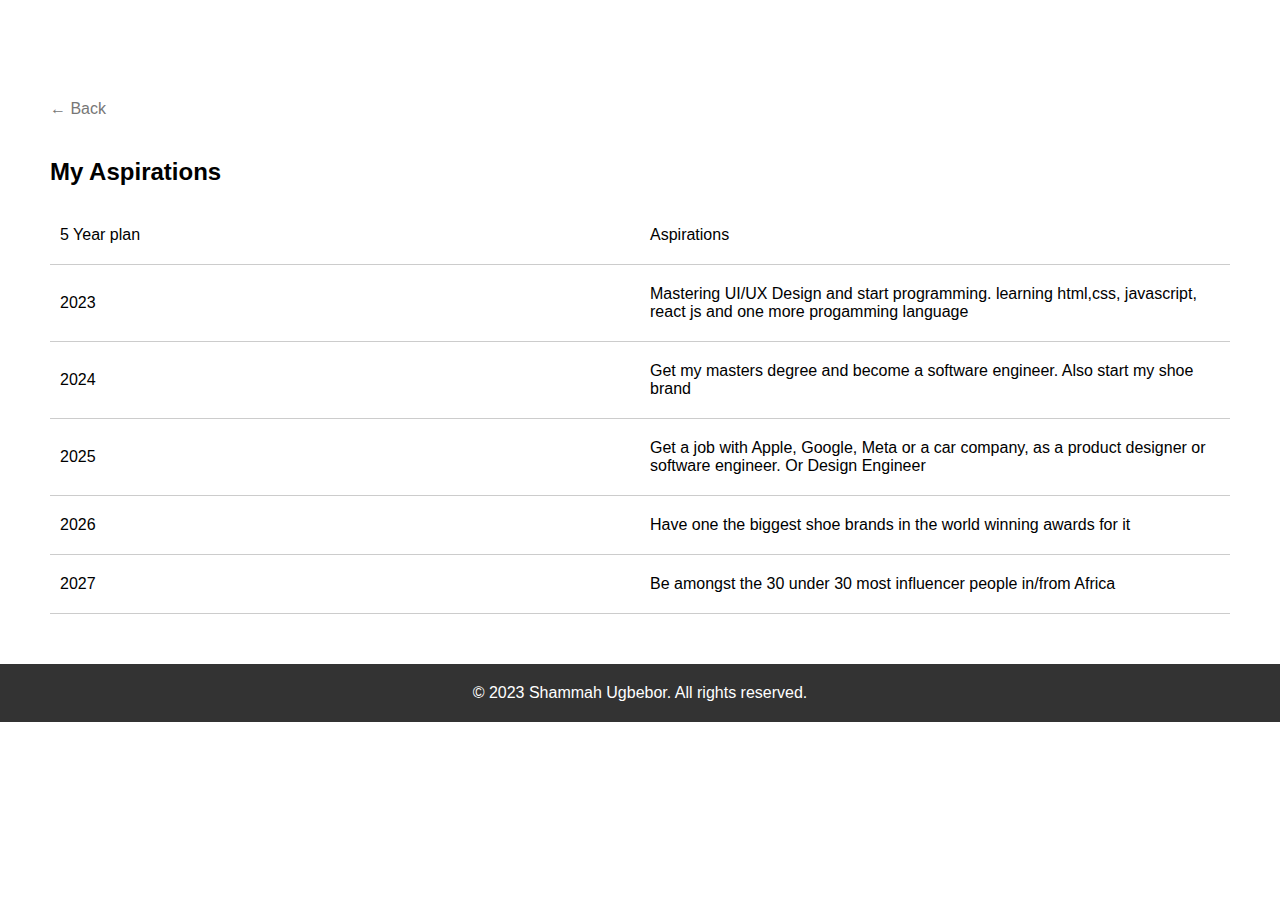
<file: aspirations.html>
<!DOCTYPE html>
<html lang="en">
<head>
  <meta charset="UTF-8">
  <meta name="viewport" content="width=device-width, initial-scale=1.0">
  <link rel="stylesheet" href="portfolio.css">
  <title>Aspirations</title>
</head>
<body>
  <header>
    <!-- Navigation or other header content -->
  </header>
  
  <section class="aspirations">
    <a href="index.html" class="back-button">&#8592; Back</a>
    <h2>My Aspirations</h2>
    <div class="aspirations-table">
      <div class="table-header">
        <div class="year">5 Year plan</div>
        <div class="goal">Aspirations</div>
      </div>
      <div class="table-row">
        <div class="year">2023</div>
        <div class="goal">Mastering UI/UX Design and start programming. learning html,css, javascript, react js and one more progamming language</div>
      </div>
      <div class="table-row">
        <div class="year">2024</div>
        <div class="goal">Get my masters degree and become a software engineer. Also start my shoe brand</div>
      </div>
      <div class="table-row">
        <div class="year">2025</div>
        <div class="goal">Get a job with Apple, Google, Meta or a car company, as a product designer or software engineer. Or Design Engineer</div>
      </div>
      <div class="table-row">
        <div class="year">2026</div>
        <div class="goal">Have one the biggest shoe brands in the world winning awards for it</div>
      </div>
      <div class="table-row">
        <div class="year">2027</div>
        <div class="goal">Be amongst the 30 under 30 most influencer people in/from Africa</div>
      </div>
      <!-- Repeat the table-row structure for each year and aspiration -->
    </div>
  </section>
  
    <!-- Footer content -->
    <footer class="site-footer">
      <div class="container">
        <p>&copy; 2023 Shammah Ugbebor. All rights reserved.</p>
      </div>
    </footer>
    
</body>
</html>
</file>
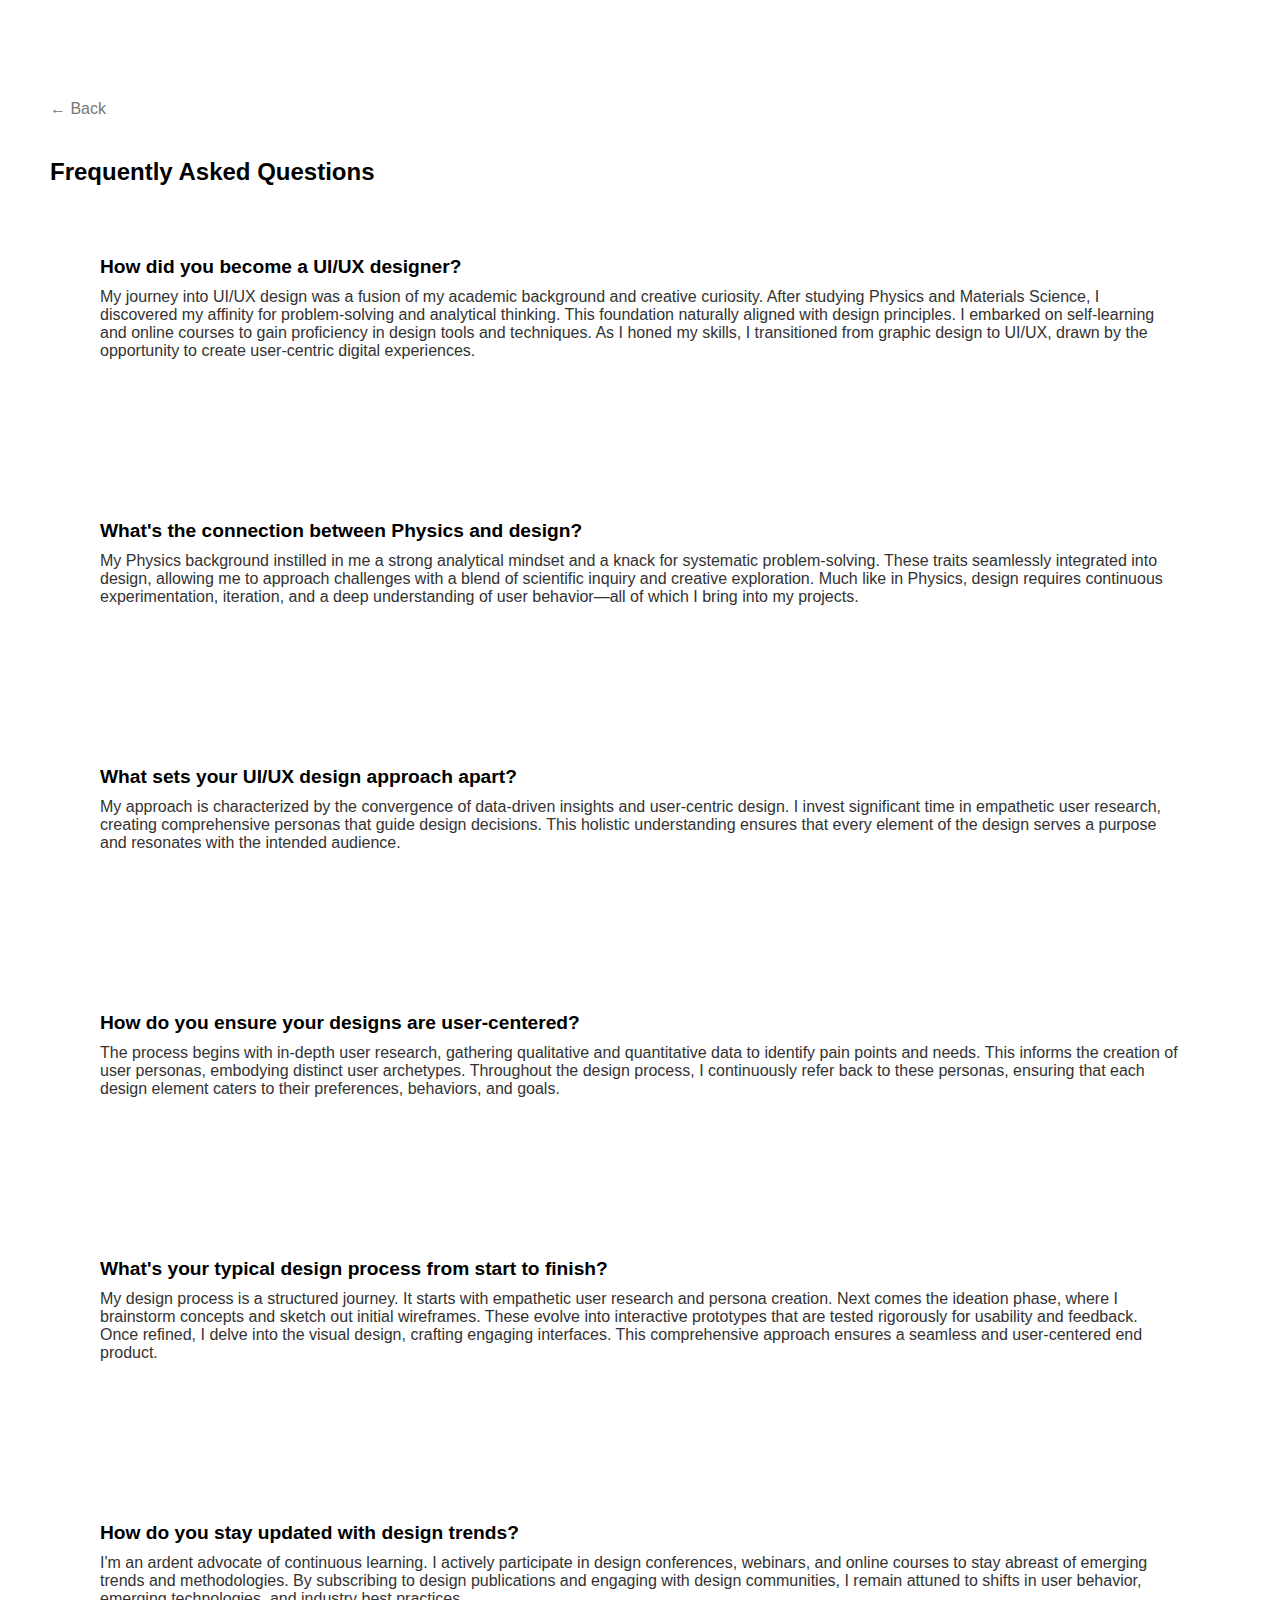
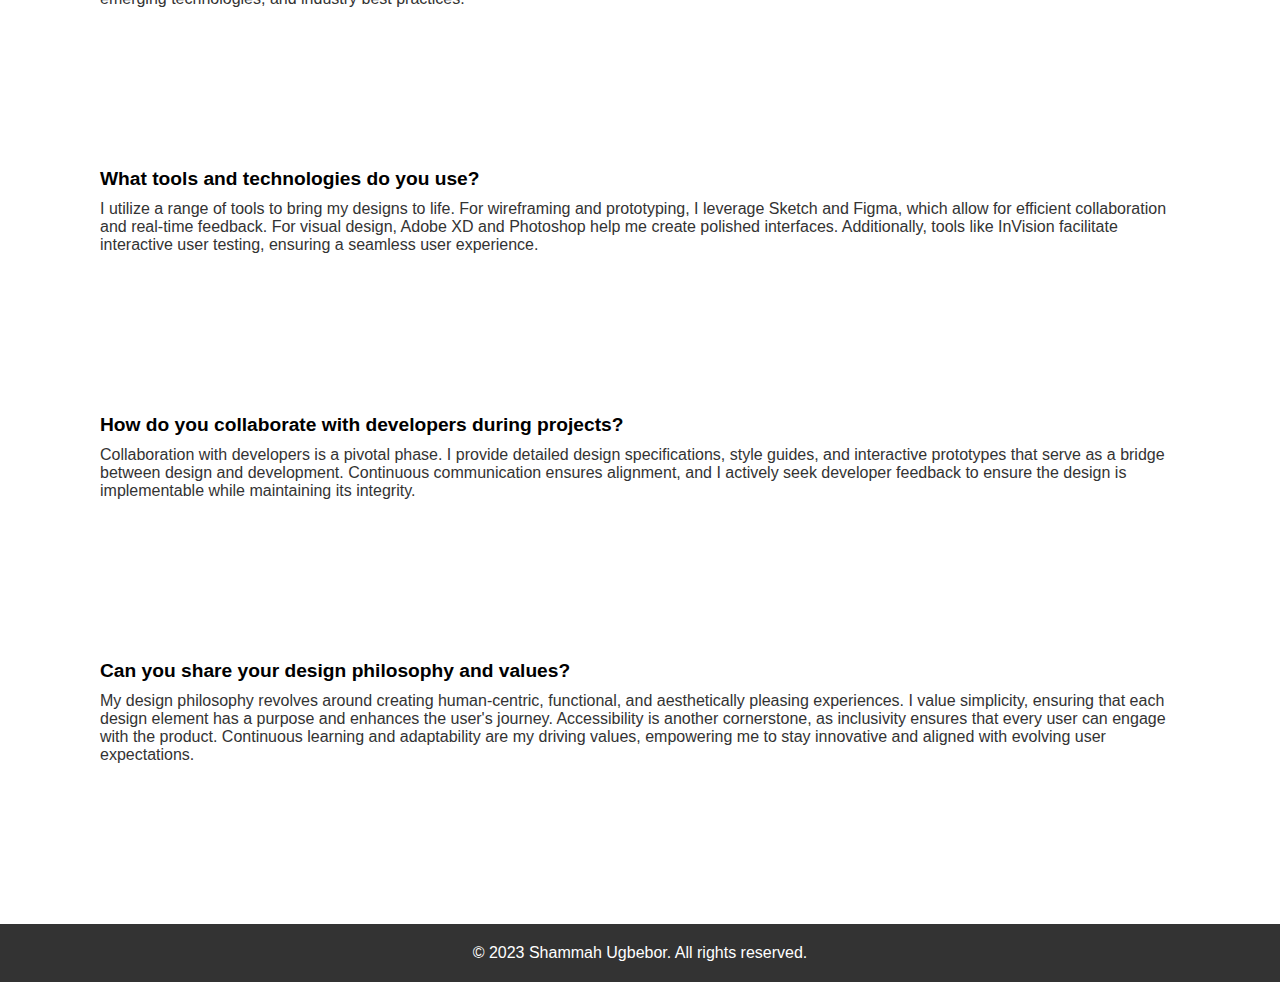
<file: FAQ.html>
<!DOCTYPE html>
<html lang="en">
<head>
  <meta charset="UTF-8">
  <meta name="viewport" content="width=device-width, initial-scale=1.0">
  <link rel="stylesheet" href="portfolio.css">
  <title>FAQ</title>
</head>
<body>
  <header>
    <!-- Navigation or other header content -->
  </header>
  
  <section class="faq">
    <a href="index.html" class="back-button">&#8592; Back</a>
    <h2>Frequently Asked Questions</h2>
    <div class="faq-item">
      <h3>How did you become a UI/UX designer?</h3>
      <p>My journey into UI/UX design was a fusion of my academic background and creative curiosity. After studying Physics and Materials Science, I discovered my affinity for problem-solving and analytical thinking. This foundation naturally aligned with design principles. I embarked on self-learning and online courses to gain proficiency in design tools and techniques. As I honed my skills, I transitioned from graphic design to UI/UX, drawn by the opportunity to create user-centric digital experiences.</p>
    </div>

    <div class="faq-item">
        <h3>What's the connection between Physics and design?</h3>
        <p>My Physics background instilled in me a strong analytical mindset and a knack for systematic problem-solving. These traits seamlessly integrated into design, allowing me to approach challenges with a blend of scientific inquiry and creative exploration. Much like in Physics, design requires continuous experimentation, iteration, and a deep understanding of user behavior—all of which I bring into my projects.</p>
      </div>

      <div class="faq-item">
        <h3>What sets your UI/UX design approach apart?</h3>
        <p>My approach is characterized by the convergence of data-driven insights and user-centric design. I invest significant time in empathetic user research, creating comprehensive personas that guide design decisions. This holistic understanding ensures that every element of the design serves a purpose and resonates with the intended audience.</p>
      </div>

      <div class="faq-item">
        <h3>How do you ensure your designs are user-centered?</h3>
        <p>The process begins with in-depth user research, gathering qualitative and quantitative data to identify pain points and needs. This informs the creation of user personas, embodying distinct user archetypes. Throughout the design process, I continuously refer back to these personas, ensuring that each design element caters to their preferences, behaviors, and goals.</p>
      </div>

      <div class="faq-item">
        <h3>What's your typical design process from start to finish?</h3>
        <p>My design process is a structured journey. It starts with empathetic user research and persona creation. Next comes the ideation phase, where I brainstorm concepts and sketch out initial wireframes. These evolve into interactive prototypes that are tested rigorously for usability and feedback. Once refined, I delve into the visual design, crafting engaging interfaces. This comprehensive approach ensures a seamless and user-centered end product.</p>
      </div>

      <div class="faq-item">
        <h3>How do you stay updated with design trends?</h3>
        <p>I'm an ardent advocate of continuous learning. I actively participate in design conferences, webinars, and online courses to stay abreast of emerging trends and methodologies. By subscribing to design publications and engaging with design communities, I remain attuned to shifts in user behavior, emerging technologies, and industry best practices.</p>
      </div>

      <div class="faq-item">
        <h3>What tools and technologies do you use?</h3>
        <p>I utilize a range of tools to bring my designs to life. For wireframing and prototyping, I leverage Sketch and Figma, which allow for efficient collaboration and real-time feedback. For visual design, Adobe XD and Photoshop help me create polished interfaces. Additionally, tools like InVision facilitate interactive user testing, ensuring a seamless user experience.</p>
      </div>

      <div class="faq-item">
        <h3>How do you collaborate with developers during projects?</h3>
        <p>Collaboration with developers is a pivotal phase. I provide detailed design specifications, style guides, and interactive prototypes that serve as a bridge between design and development. Continuous communication ensures alignment, and I actively seek developer feedback to ensure the design is implementable while maintaining its integrity.</p>
      </div>

      <div class="faq-item">
        <h3>Can you share your design philosophy and values?</h3>
        <p>My design philosophy revolves around creating human-centric, functional, and aesthetically pleasing experiences. I value simplicity, ensuring that each design element has a purpose and enhances the user's journey. Accessibility is another cornerstone, as inclusivity ensures that every user can engage with the product. Continuous learning and adaptability are my driving values, empowering me to stay innovative and aligned with evolving user expectations.</p>
      </div>

    <!-- Repeat the faq-item structure for each question -->
  </section>
  
    <!-- Footer content -->
    <footer class="site-footer">
      <div class="container">
        <p>&copy; 2023 Shammah Ugbebor. All rights reserved.</p>
      </div>
    </footer>

</body>
</html>
</file>
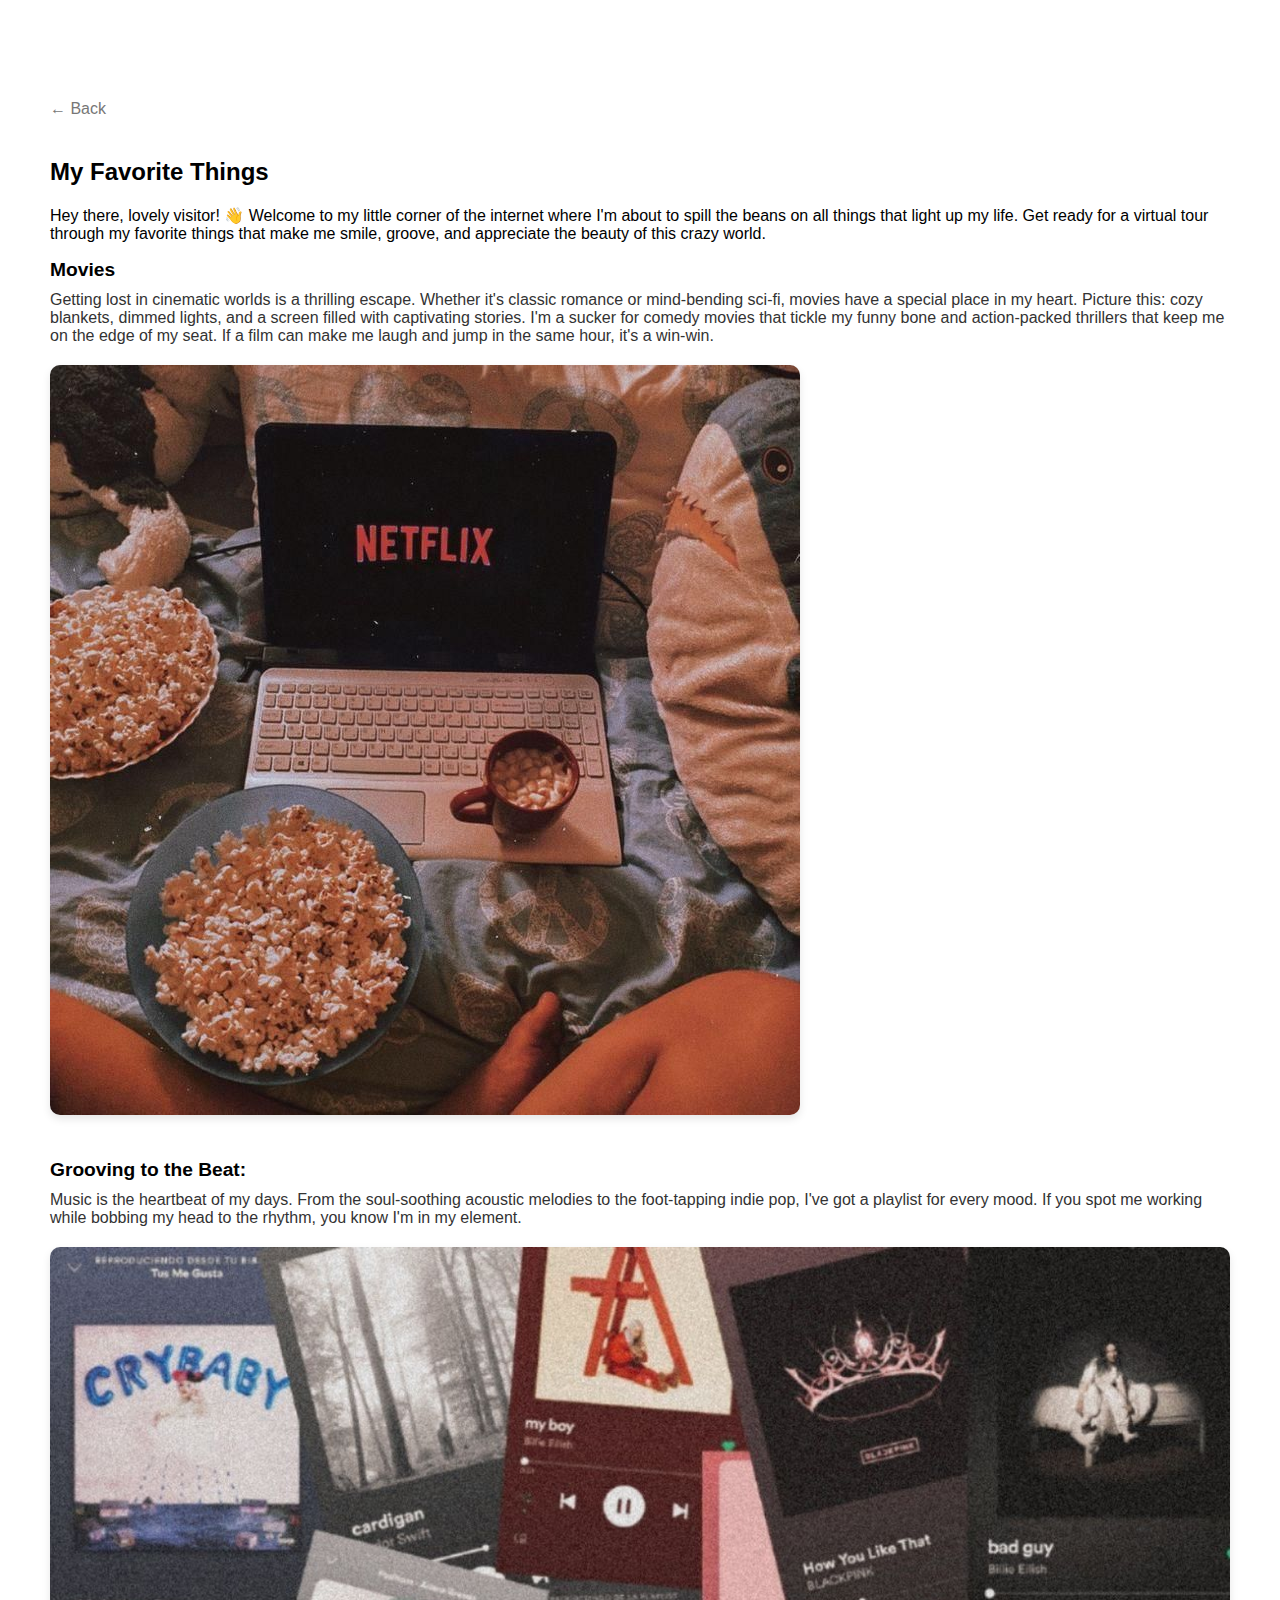
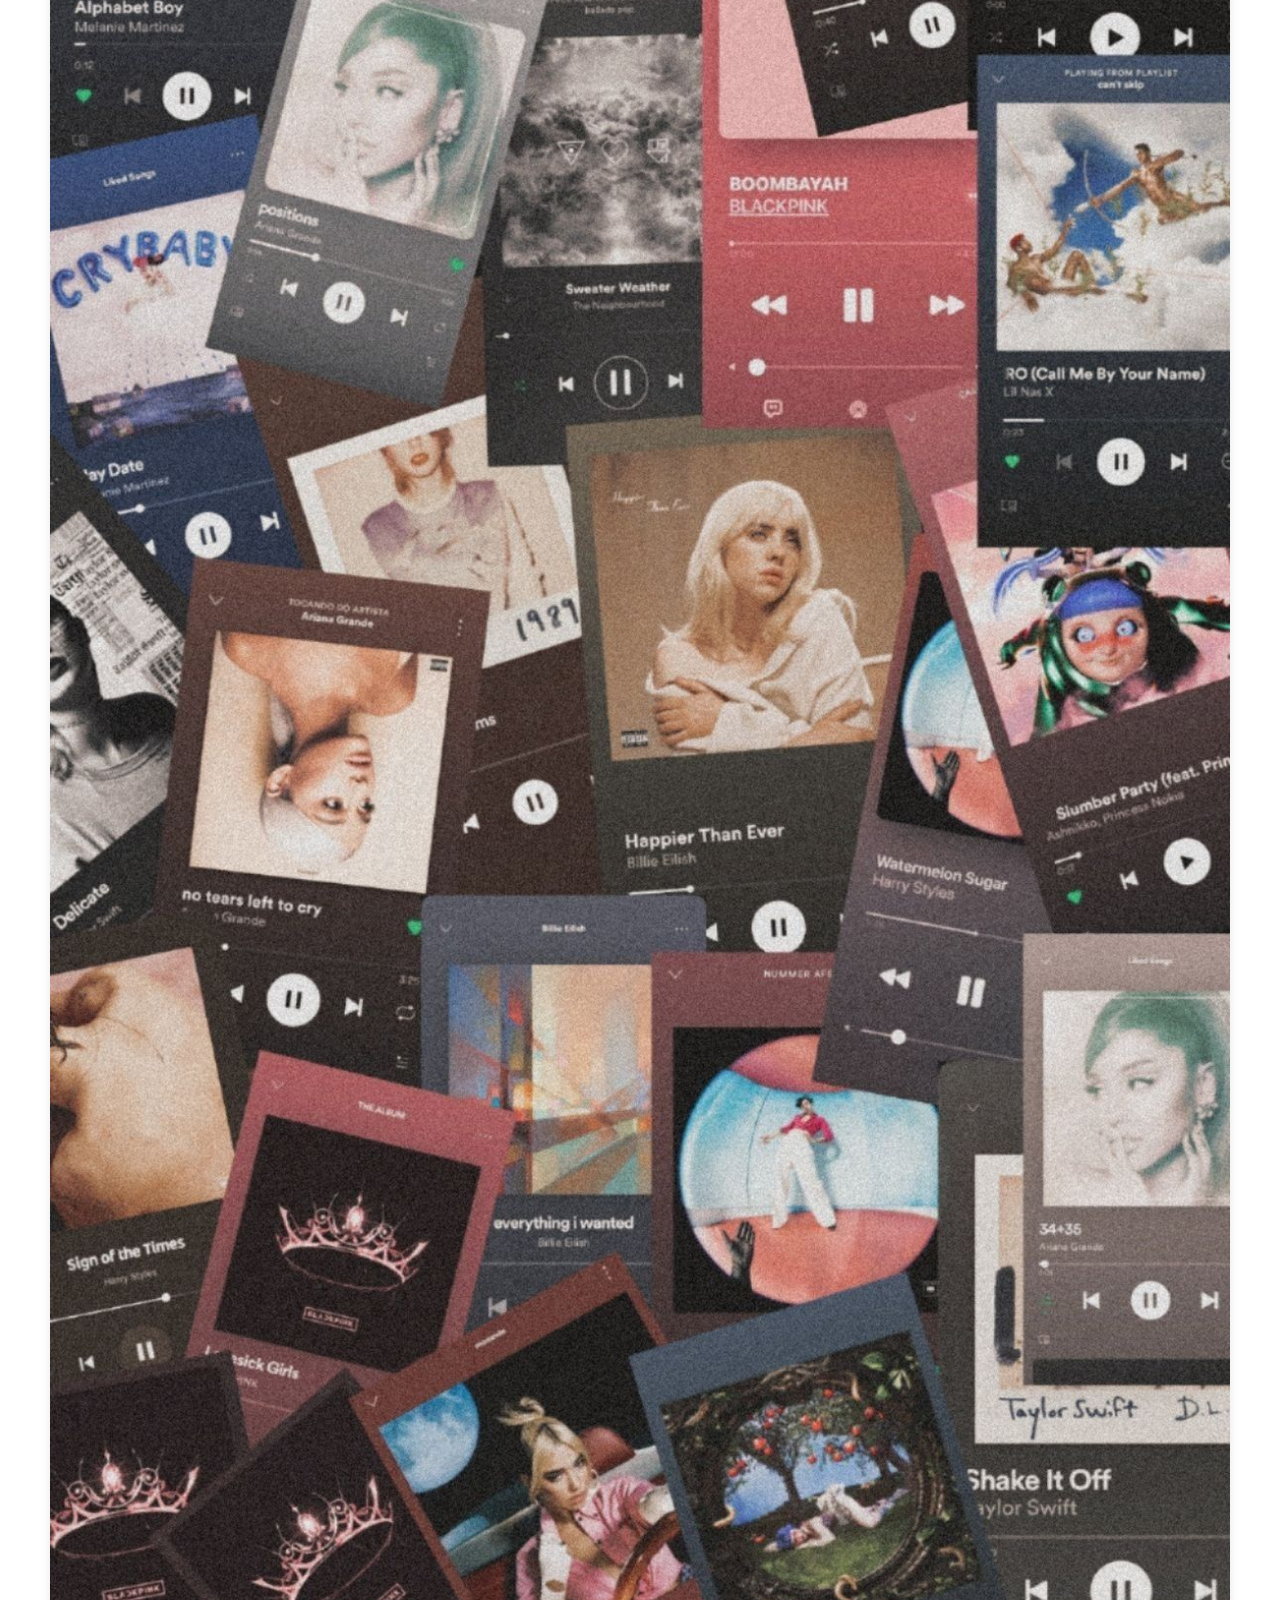
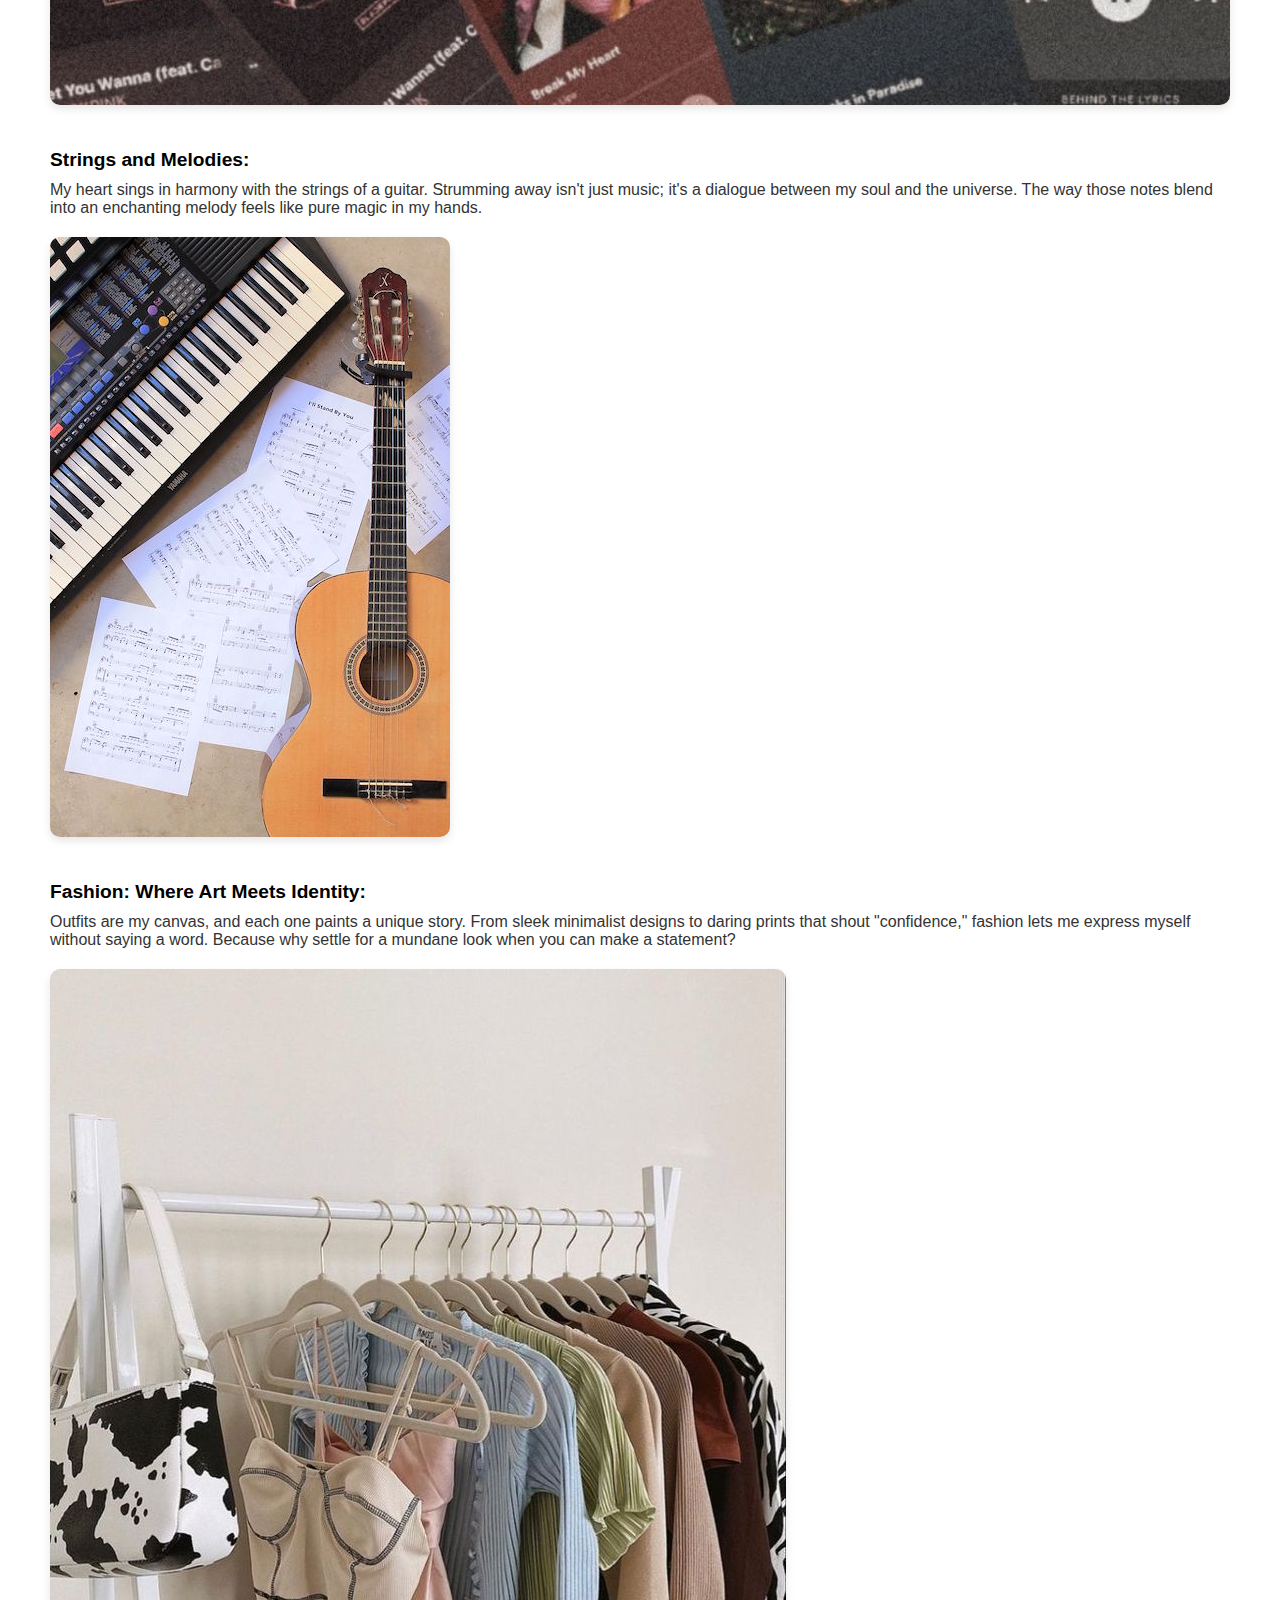
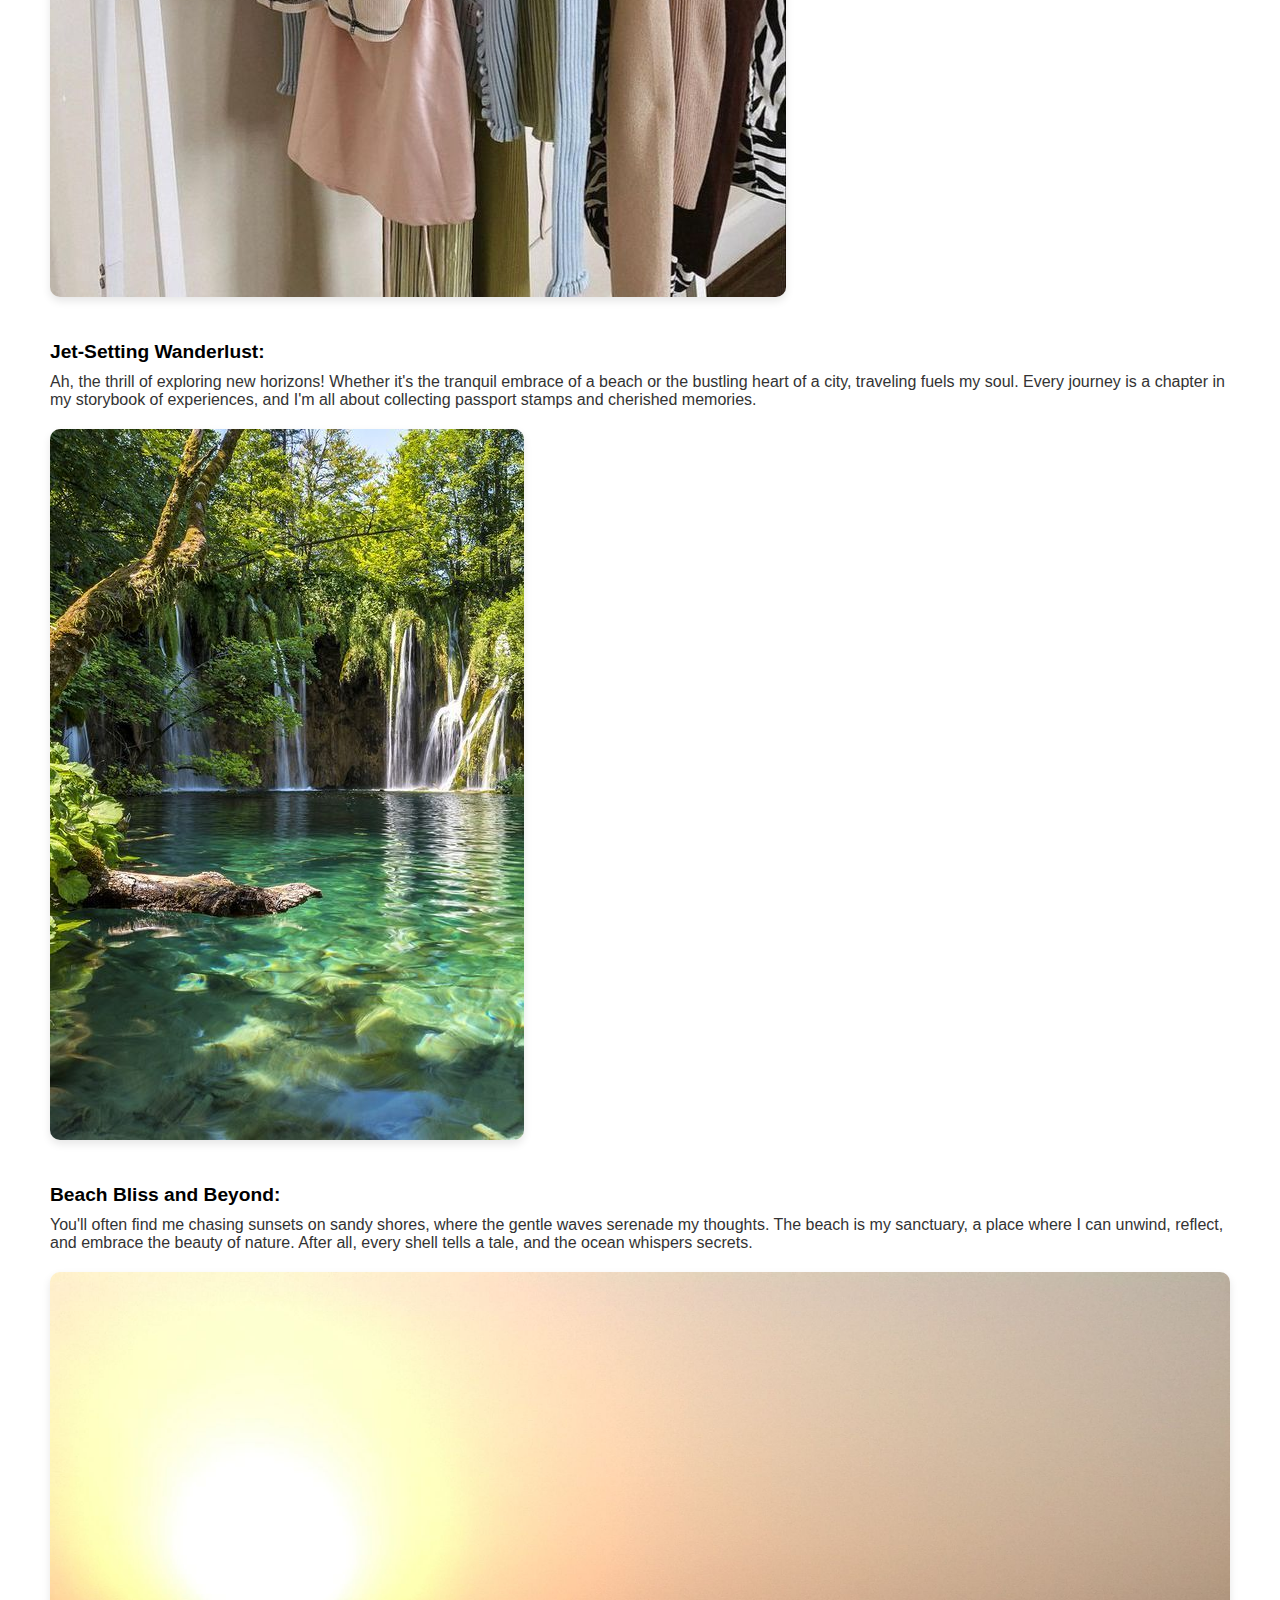
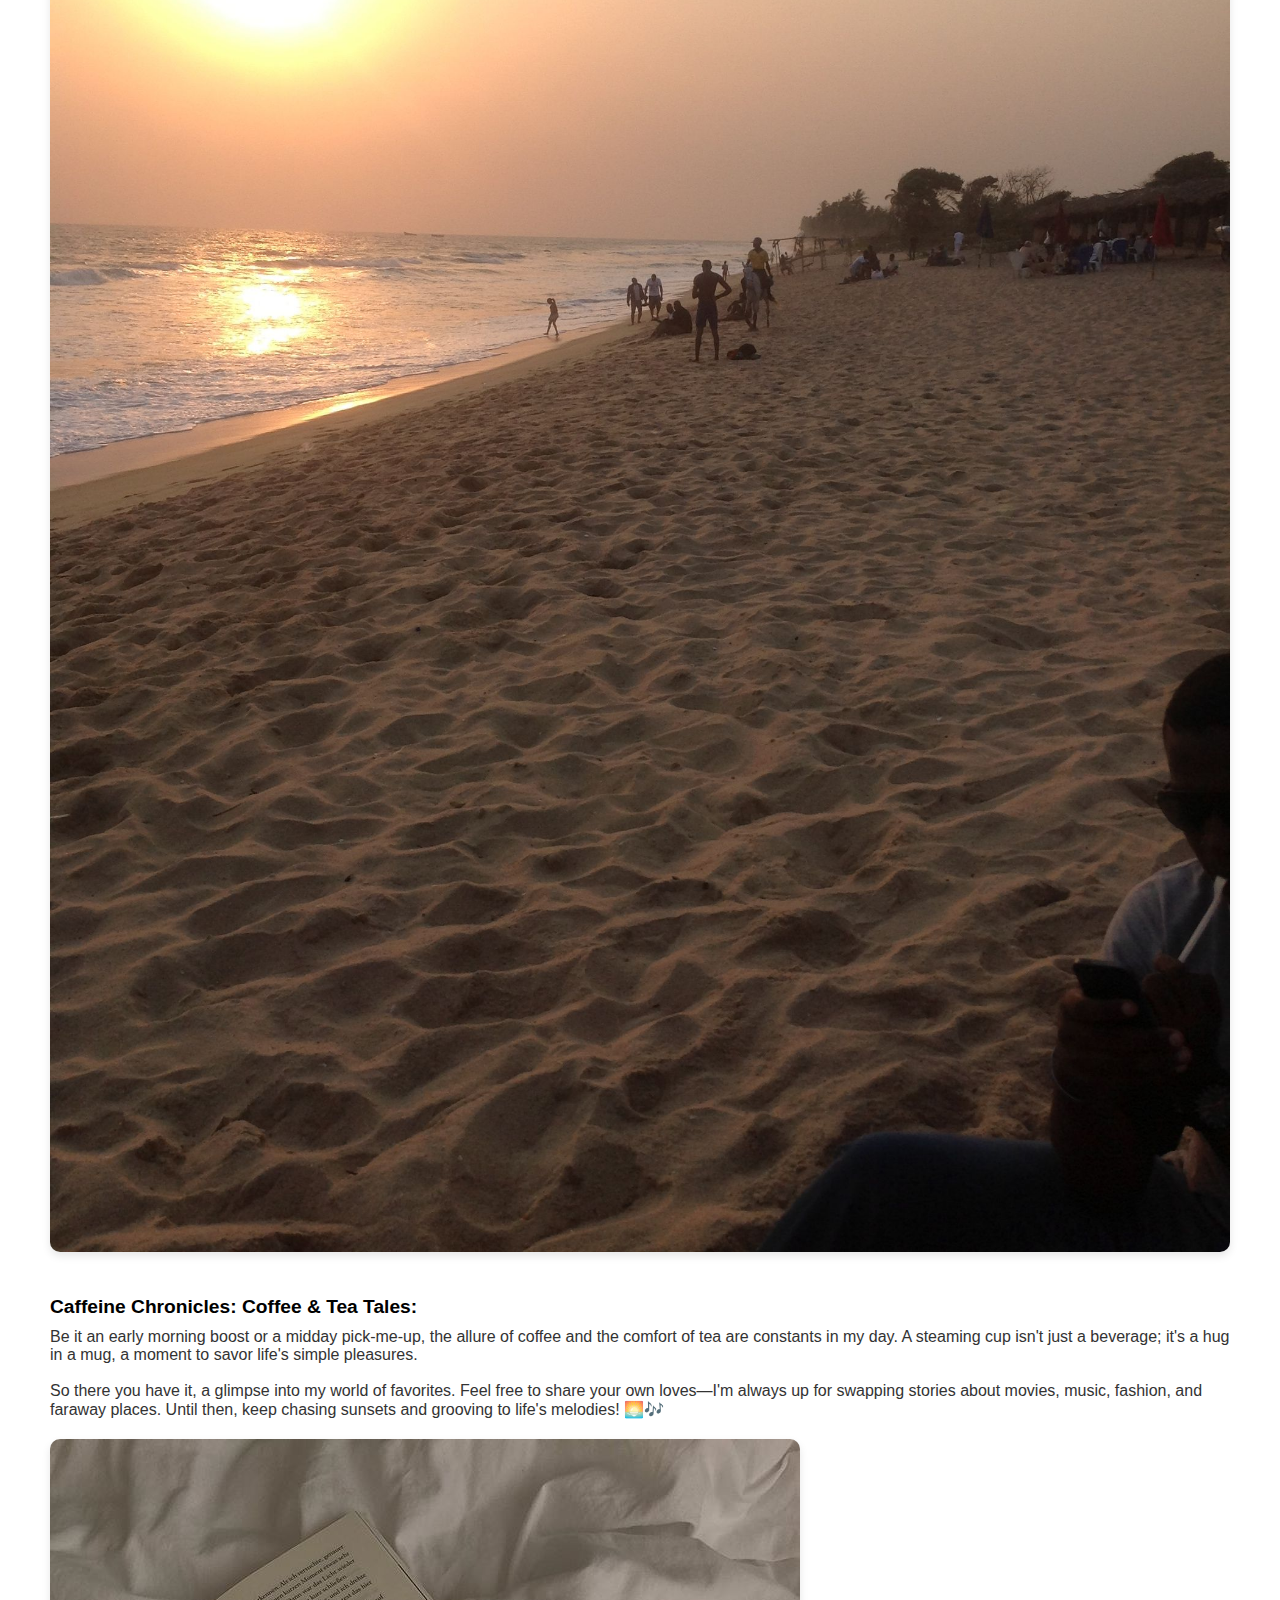
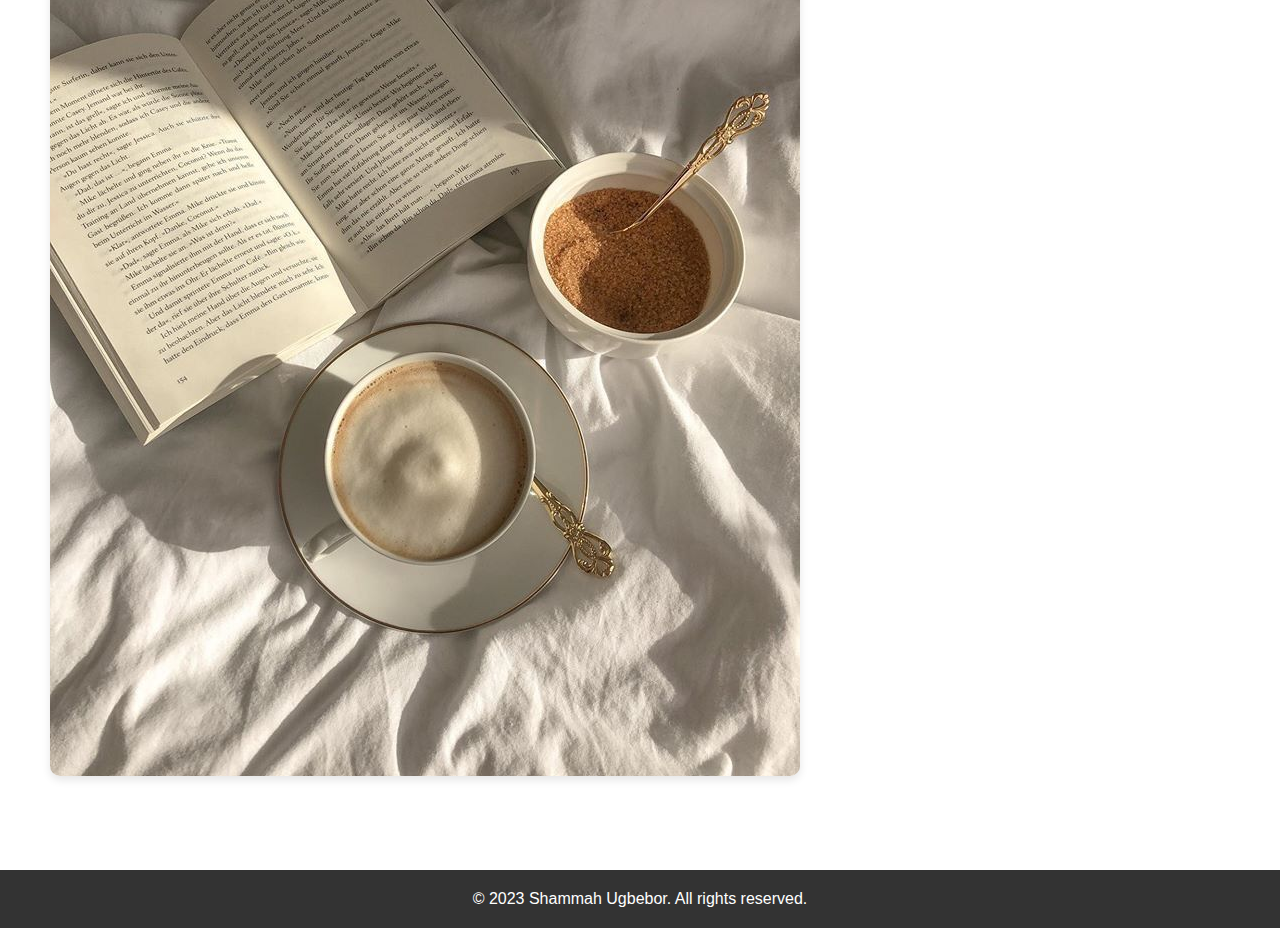
<file: favourites.html>
<!DOCTYPE html>
<html lang="en">
<head>
  <meta charset="UTF-8">
  <meta name="viewport" content="width=device-width, initial-scale=1.0">
  <link rel="stylesheet" href="portfolio.css">
  <title>Favorite Things</title>
</head>
<body>
  <header>
    <!-- Navigation or other header content -->
  </header>
  
  <section class="favorites">
    <a href="index.html" class="back-button">&#8592; Back</a>
    <h2>My Favorite Things</h2>
    <p> Hey there, lovely visitor! 👋 Welcome to my little corner of the internet where I'm about to spill the beans on all things that light up my life. Get ready for a virtual tour through my favorite things that make me smile, groove, and appreciate the beauty of this crazy world. </p>

    <div class="favorite-item">
        <h3>Movies</h3>
        <p>Getting lost in cinematic worlds is a thrilling escape. 
          Whether it's classic romance or mind-bending sci-fi, 
          movies have a special place in my heart.
          Picture this: cozy blankets, dimmed lights, and a screen filled with captivating stories. I'm a sucker for comedy movies that tickle my funny bone and action-packed thrillers that keep me on the edge of my seat. If a film can make me laugh and jump in the same hour, it's a win-win.</p>
        <img src="images/ec87fa25-3e73-4186-b1b0-26d64e146558.jpg" alt="Favorite Movies">
      </div>

      <div class="favorite-item">
        <h3>Grooving to the Beat:</h3>
        <p>Music is the heartbeat of my days. From the soul-soothing acoustic melodies to the foot-tapping indie pop, I've got a playlist for every mood. If you spot me working while bobbing my head to the rhythm, you know I'm in my element.</p>
        <img src="images/Songs That Hit Hard 🎶.jpg" alt="Favorite Movies">
      </div>

      <div class="favorite-item">
        <h3>Strings and Melodies:</h3>
        <p>My heart sings in harmony with the strings of a guitar. Strumming away isn't just music; it's a dialogue between my soul and the universe. The way those notes blend into an enchanting melody feels like pure magic in my hands.</p>
        <img src="images/Chord Progressions_ Finding Chords That Go Together - Produce Like A Pro.png" alt="Favorite Movies">
      </div>

      <div class="favorite-item">
        <h3>Fashion: Where Art Meets Identity:</h3>
        <p>Outfits are my canvas, and each one paints a unique story. From sleek minimalist designs to daring prints that shout "confidence," fashion lets me express myself without saying a word. Because why settle for a mundane look when you can make a statement?</p>
        <img src="images/Girl Stuff.jpg" alt="Favorite Movies">
      </div>

      <div class="favorite-item">
        <h3>Jet-Setting Wanderlust:</h3>
        <p>Ah, the thrill of exploring new horizons! Whether it's the tranquil embrace of a beach or the bustling heart of a city, traveling fuels my soul. Every journey is a chapter in my storybook of experiences, and I'm all about collecting passport stamps and cherished memories.</p>
        <img src="images/10 Days in Croatia_ The Perfect Croatia Itinerary - Road Affair.jpg" alt="Favorite Movies">
      </div>

      <div class="favorite-item">
        <h3>Beach Bliss and Beyond:</h3>
        <p>You'll often find me chasing sunsets on sandy shores, where the gentle waves serenade my thoughts. The beach is my sanctuary, a place where I can unwind, reflect, and embrace the beauty of nature. After all, every shell tells a tale, and the ocean whispers secrets.</p>
        <img src="images/Lagos Beach at sunset, Nigeria.jpg" alt="Favorite Movies">
      </div>

      <div class="favorite-item">
        <h3>Caffeine Chronicles: Coffee & Tea Tales:</h3>
        <p>Be it an early morning boost or a midday pick-me-up, the allure of coffee and the comfort of tea are constants in my day. A steaming cup isn't just a beverage; it's a hug in a mug, a moment to savor life's simple pleasures.
          <br>
          <br>

          So there you have it, a glimpse into my world of favorites. Feel free to share your own loves—I'm always up for swapping stories about movies, music, fashion, and faraway places. Until then, keep chasing sunsets and grooving to life's melodies! 🌅🎶</p>
        <img src="images/Sunday Morning.jpg" alt="Favorite Movies">
      </div>
    <!-- Repeat the favorite-item structure for each favorite thing -->
  </section>
  
    <!-- Footer content -->
    <footer class="site-footer">
      <div class="container">
        <p>&copy; 2023 Shammah Ugbebor. All rights reserved.</p>
      </div>
    </footer>
    

</body>
</html>
</file>
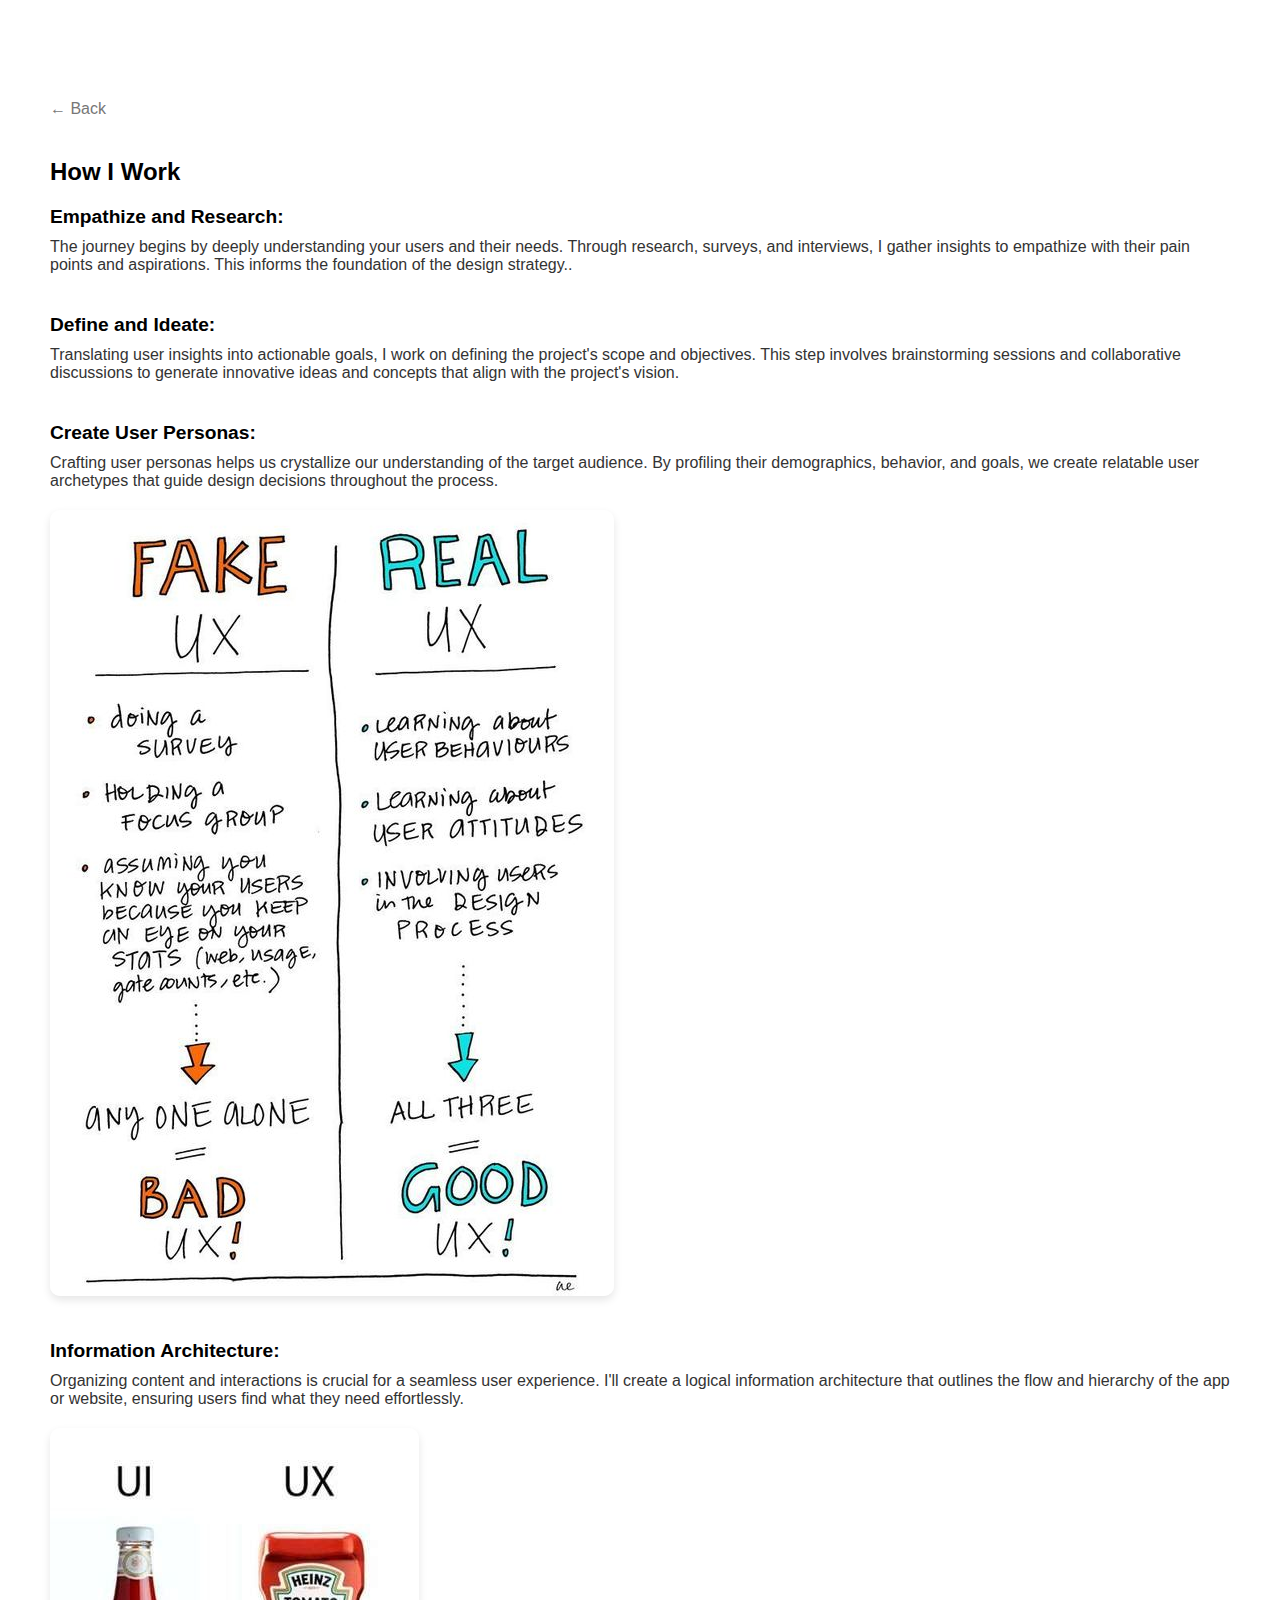
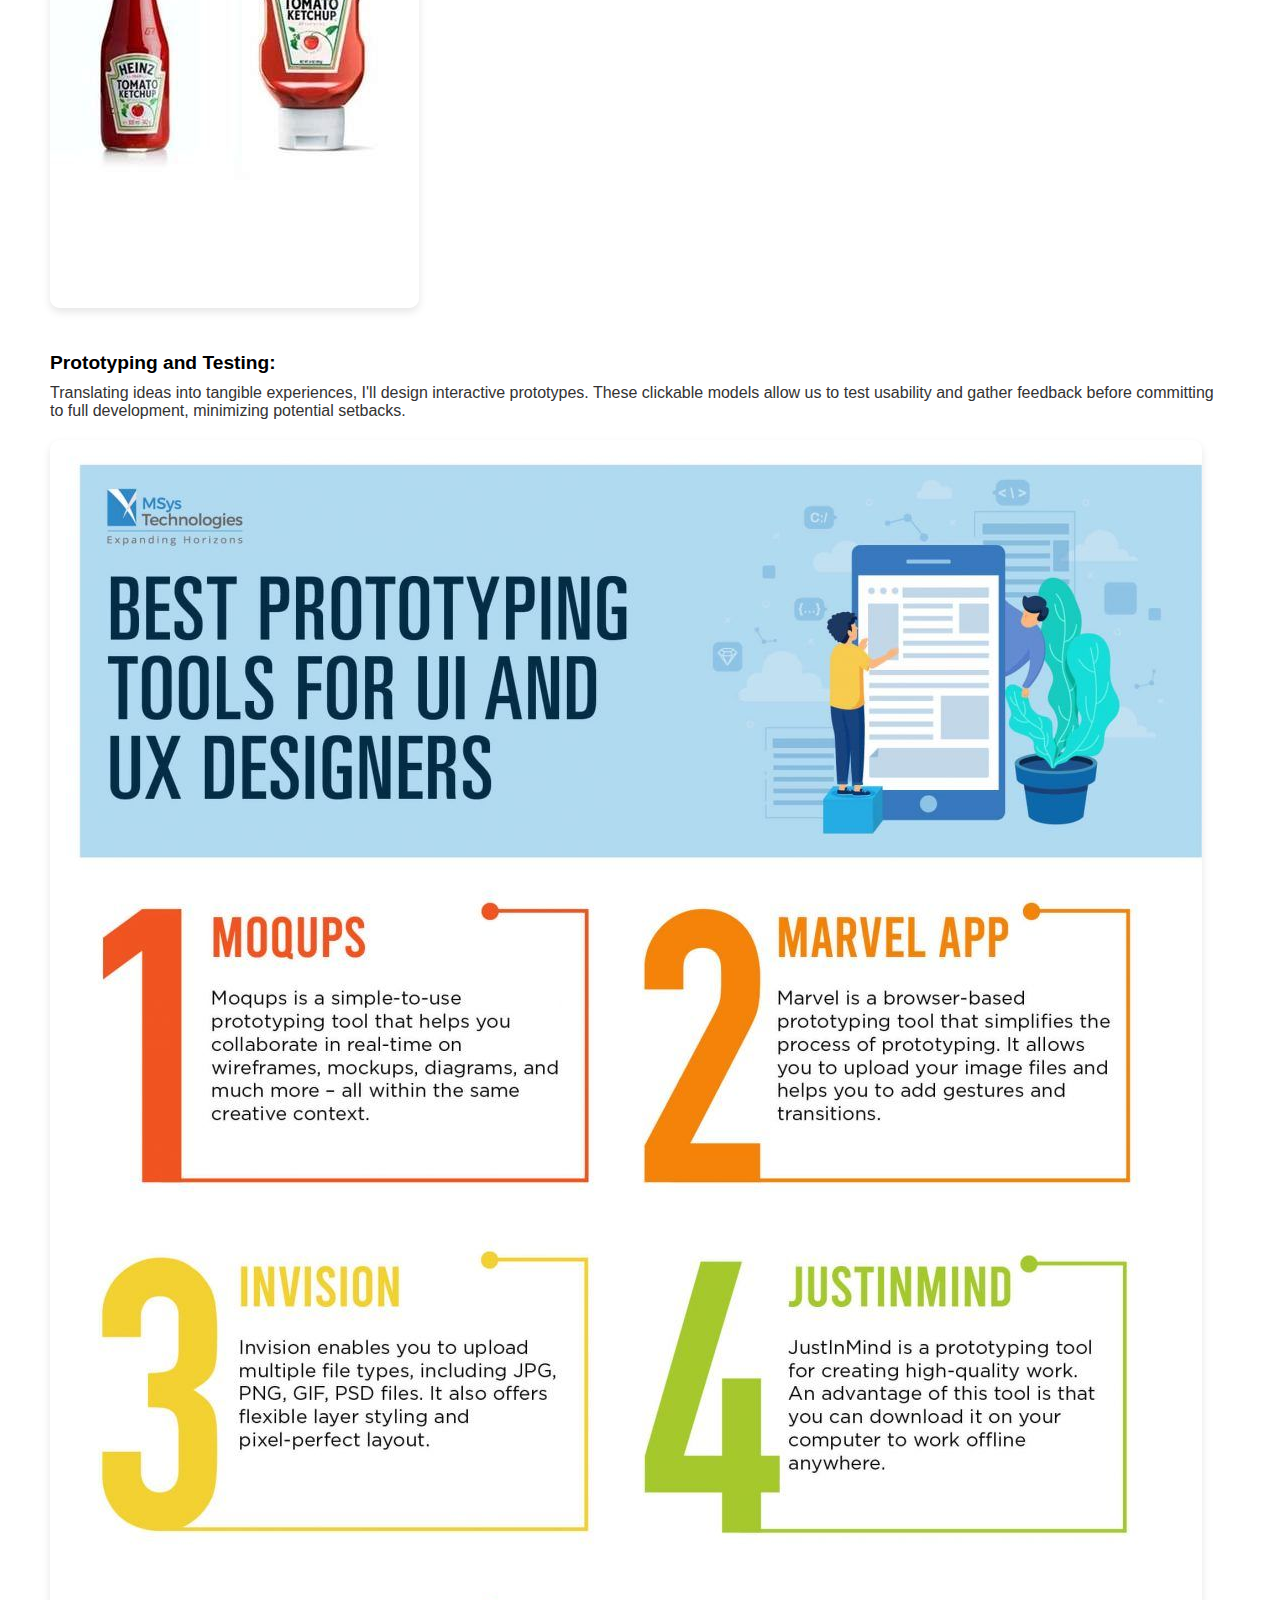
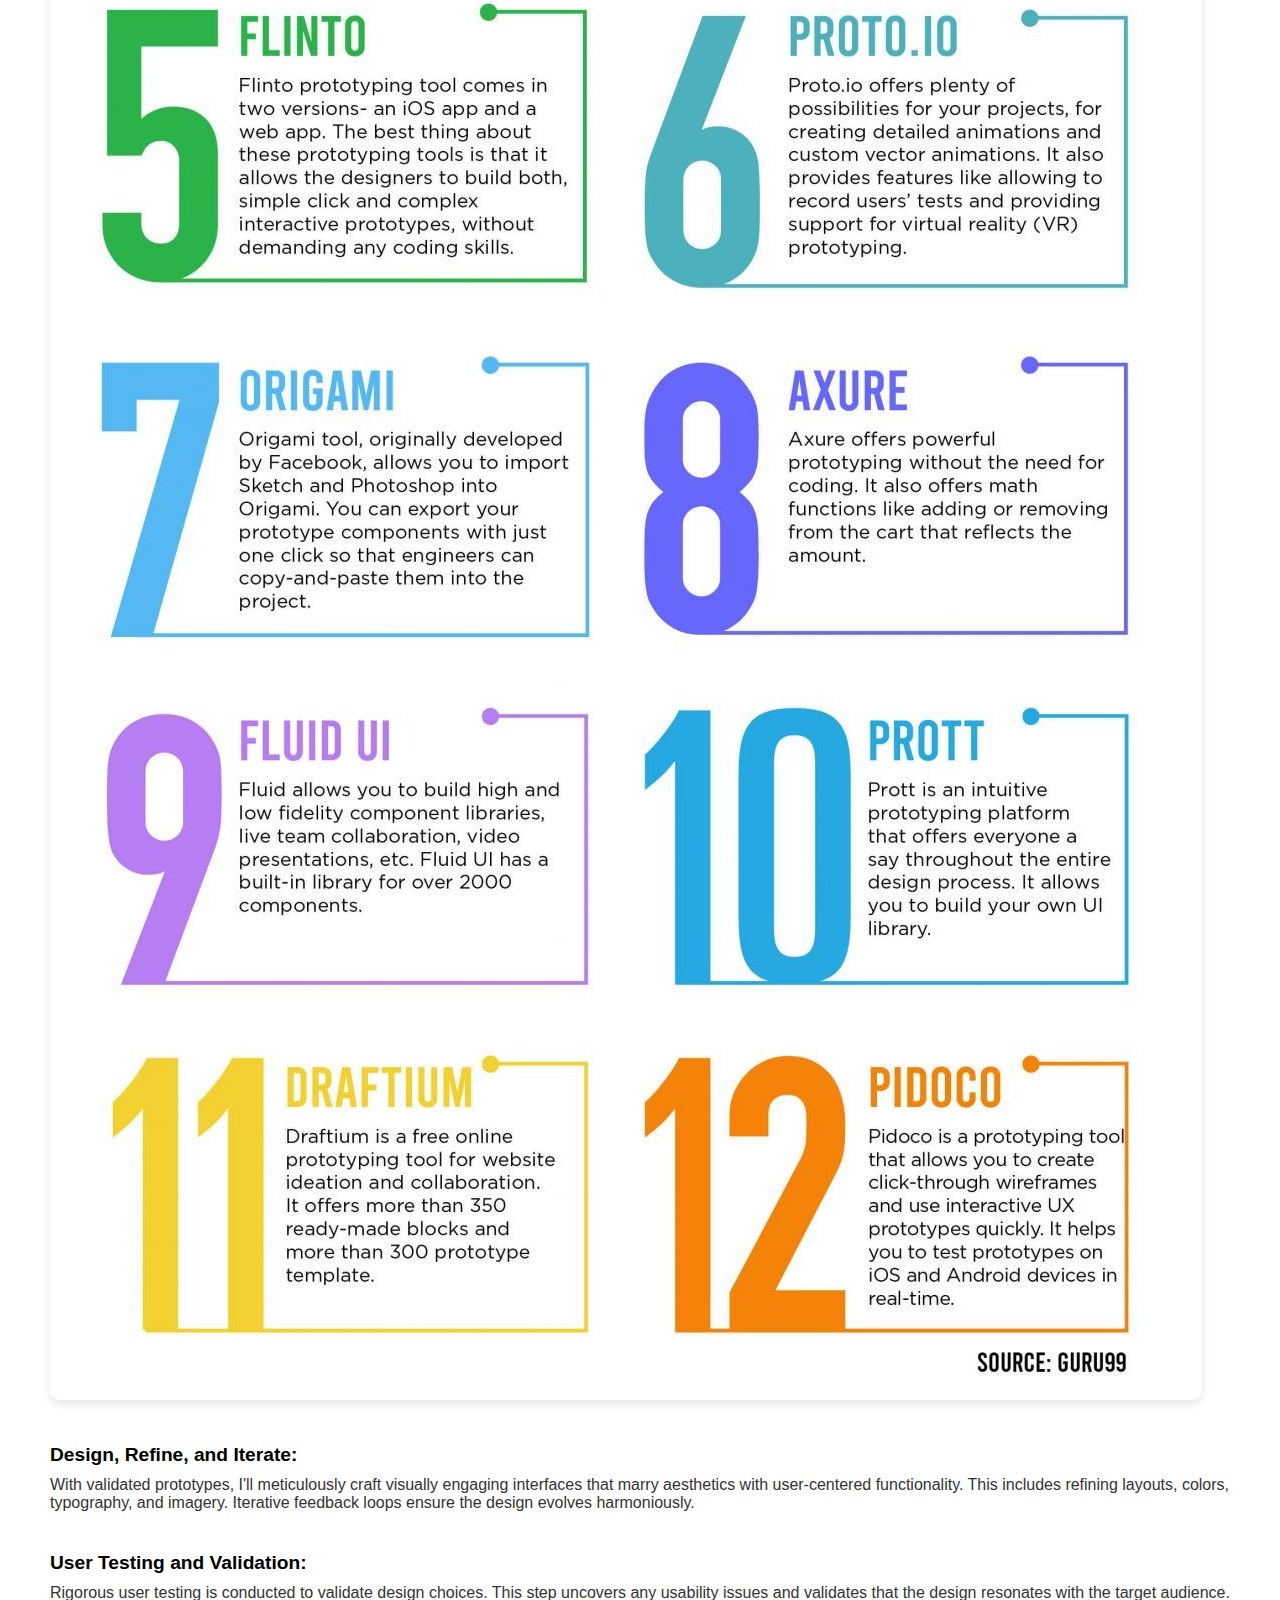
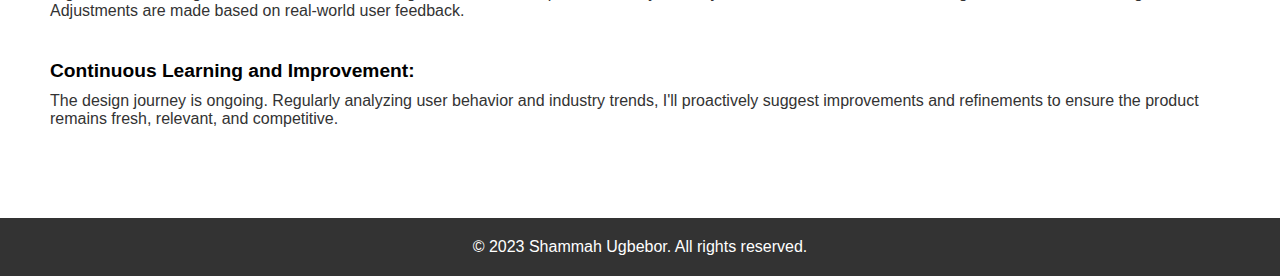
<file: how I work.html>
<!DOCTYPE html>
<html lang="en">
<head>
  <meta charset="UTF-8">
  <meta name="viewport" content="width=device-width, initial-scale=1.0">
  <link rel="stylesheet" href="portfolio.css">
  <title>How I Work</title>
</head>
<body>
  <header>
    <!-- Navigation or other header content -->
  </header>
  
  <section class="how-i-work">
    <a href="index.html" class="back-button">&#8592; Back</a>
    <h2>How I Work</h2>
    <div class="work-point">
      <h3>Empathize and Research:</h3>
      <p>The journey begins by deeply understanding your users and their needs. Through research, surveys, and interviews, I gather insights to empathize with their pain points and aspirations. This informs the foundation of the 
        design strategy..
      </p>
     </div>

    <div class="work-point">
        <h3>Define and Ideate:</h3>
        <p>Translating user insights into actionable goals, I work on defining the project's scope and objectives. This step involves brainstorming sessions and collaborative discussions to generate innovative ideas and concepts that align with the project's vision.

        </p>
         </div>

      <div class="work-point">
        <h3>Create User Personas:</h3>
        <p>Crafting user personas helps us crystallize our understanding of the target audience. By profiling their demographics, behavior, and goals, we create relatable user archetypes that guide design decisions throughout 
            the process.</p>
        <img src="images/a27b6d8ba0ed710fc936253d8d3cc950.jpg" alt="Emphasize User-Centered Design">
      </div>

      <div class="work-point">
        <h3>Information Architecture:</h3>
        <p>Organizing content and interactions is crucial for a seamless user experience. I'll create a logical information architecture that outlines the flow and hierarchy of the app or website, ensuring users find what 
            they need effortlessly.</p>
        <img src="images/07c3b2ec8fa2d6774bd7fc32c421309a.jpg" alt="Emphasize User-Centered Design">
      </div>

      <div class="work-point">
        <h3>Prototyping and Testing:</h3>
        <p>Translating ideas into tangible experiences, I'll design interactive prototypes. These clickable models allow us to test usability and gather feedback before committing to full development, minimizing potential 
            setbacks.</p>
        <img src="images/12 Best Prototyping Tools for UI and UX Designers - MSys Technologies.jpg" alt="Emphasize User-Centered Design">
      </div>

      <div class="work-point">
        <h3>Design, Refine, and Iterate:</h3>
        <p>With validated prototypes, I'll meticulously craft visually engaging interfaces that marry aesthetics with user-centered functionality. This includes refining layouts, colors, typography, and imagery. Iterative feedback loops ensure the design evolves 
            harmoniously.</p>
         </div>

      <div class="work-point">
        <h3>User Testing and Validation:</h3>
        <p>Rigorous user testing is conducted to validate design choices. This step uncovers any usability issues and validates that the design resonates with the target audience. Adjustments are made based on real-world user 
            feedback.</p>
           </div>

      <div class="work-point">
        <h3>Continuous Learning and Improvement:</h3>
        <p>The design journey is ongoing. Regularly analyzing user behavior and industry trends, I'll proactively suggest improvements and refinements to ensure the product remains fresh, relevant, 
            and competitive.</p>
        
      </div>
    <!-- Repeat the work-point structure for each point -->
  </section>
  
  
    <!-- Footer content -->
    <footer class="site-footer">
      <div class="container">
        <p>&copy; 2023 Shammah Ugbebor. All rights reserved.</p>
      </div>
    </footer>
  
</body>
</html>
</file>
<file: portfolio.css>
body {
    margin: 0;
    font-family: Arial, sans-serif;
  }
  
  .hero {
    background-color: #f4f4f4;
    text-align: center;
    padding: 100px 0;
  }
  
  .hero-content {
    max-width: 800px;
    margin: 0 auto;
  }
  
  h1 {
    font-size: 2.5rem;
    margin-bottom: 15px;
  }
  
  blockquote {
    font-size: 1.25rem;
    color: #555;
  }
  
  blockquote p {
    margin: 0;
    padding: 0;
  }
  
  blockquote cite {
    display: block;
    margin-top: 10px;
    font-size: 1rem;
    font-style: italic;
    color: #888;
  }
  /* Additional styles for mobile responsiveness */
@media (max-width: 768px) {
    h1 {
      font-size: 2rem;
    }
  
    blockquote {
      font-size: 1rem;
    }
  }

  
  /* ... styles for the second section ... */
  
  .features {
    display: flex;
    flex-wrap: wrap;
    justify-content: center;
    margin-top: 50px;
  }
  
  .feature-box {
    flex-basis: calc(33.33% - 40px);
    margin: 20px;
    text-align: center;
    padding: 20px;
    border-radius: 10px;
    transition: transform 0.3s ease-in-out;
  }
  
  .feature-link {
    display: block;
    text-decoration: none;
    color: #333;
  }
  
  .feature-link:hover {
    transform: translateY(-5px);
  }
  
  .feature-icon {
    font-size: 3rem;
    margin-bottom: 10px;
  }
  
  .feature-text h3 {
    font-size: 1.2rem;
    margin: 10px 0;
  }
  
  .feature-text p {
    font-size: 0.9rem;
    color: #777;
  }
  
  /* ... Previous styles ... */

.box-about-me {
    background-color: #FAD02E;
    box-shadow: 0 4px 8px rgba(0, 0, 0, 0.5);
    flex-basis: calc(33.33% - 40px);
  }
  
  .box-faq {
    background-color: #d5a4eb;
    flex-basis: calc(33.33% - 40px);
  }
  
  .box-my-resume {
    background-color: #3498DB;
    box-shadow: 0 4px 8px rgba(0, 0, 0, 0.5);
    flex-basis: calc(33.33% - 40px);
  }
  
  .box-github {
    background-color: #E74C3C;
    flex-basis: calc(33.33% - 40px);
  }
  
  .box-aspirations {
    background-color: #82E0AA;
  }
  
  .box-favourites {
    background-color: #E67E22;
  }
  @media (max-width: 768px) {
    .feature-box {
      flex-basis: calc(100% - 250px);
    }

      .feature-box {
        flex-basis: calc(33.33% - 40px);
  }
}
      
    /* ... Previous styles ... */



  .live-text-links {
    margin-top: 50px;
    width: 90%; /* Set width to 80% */
    margin: 0 auto; /* Center the section */
    margin-bottom: 50px;
  }
  
  .live-text-links h2 {
    font-size: 1.5rem;
    margin-bottom: 50px;
  }
  
  .text-links {
    display: flex;
    flex-direction: column;
  }
  
  .text-link {
    font-size: 1rem;
    color: #333;
    text-decoration: none;
    margin-bottom: 50px;
    transition: color 0.3s ease-in-out;
  }
  
  .text-link:hover {
    color: #FF6B6B; /* Change link color on hover */
  }
  
  /* ... Remaining styles ... */
  

/* ... Previous styles ... */

.about-me {
  margin-top: 50px;
  padding: 50px;
}

.about-me h2 {
  font-size: 1.5rem;
  margin-bottom: 40px;
}

.about-content {
  display: flex;
  align-items: flex-start;
}

.about-image {
  width: 250px;
  height: 250px;
  border-radius: 10%;
  overflow: hidden;
  margin-right: 20px;
}

.about-image img {
  width: 100%;
  height: 100%;
  object-fit: cover;
}

.about-info {
  flex: 1;
}

.about-info h3 {
  font-size: 1.5rem;
  margin: 0;
  margin-bottom: 30px;
}

.about-info p {
  font-size: 1.2rem;
  color: #777;
  margin: 10px 0;
  max-width: 900px;
}

/* Adjust styles for mobile screens */
@media (max-width: 768px) {
  .about-content {
    flex-direction: column; /* Stack content on mobile */
  }

  .about-me {
    margin-bottom: 30px;
    margin-top: 20px;
    padding: 30px;
  }

  .about-image {
    margin-bottom: 50px; /* Remove margin for image on mobile */
    width: 350px;
    height: 300px;
  }
}

/* ... Remaining styles ... */




  /* ... Remaining styles ... */
  
  /* ... Previous styles ... */

.live-projects {
    margin-top: 50px;
    padding: 50px;
  }
  
  .live-projects h2 {
    font-size: 1.5rem;
    margin-bottom: 20px;
  }

  .projects-container {
    display: flex;
    flex-wrap: wrap;
    justify-content: space-between;
  }
  
  .project-box {
    width: 100%;
    max-width: 300px;
    background-color: #fff;
    border-radius: 10px;
    overflow: hidden;
    box-shadow: 0 4px 8px rgba(0, 0, 0, 0.1);
    margin-bottom: 20px;
  }
  
  .project-link {
    display: block;
    text-decoration: none;
    color: #333;
    transition: transform 0.3s ease-in-out;
  }
  
  .project-link:hover {
    transform: translateY(-5px);
  }
  
  .project-image {
    height: 200px;
    overflow: hidden;
  }
  
  .project-image img {
    width: 100%;
    height: 100%;
    object-fit: cover;
  }
  
  .project-info {
    padding: 10px 20px;
  }
  
  .project-info h3 {
    font-size: 1.2rem;
    margin: 10px 0;
  }
  
  .project-info p {
    font-size: 0.9rem;
    color: #777;
  }
  @media (max-width: 768px) {

    .live-projects {
      margin-top: 30px;
      padding: 20px;
    }

    
    .projects-container {
        width: auto;
        overflow: hidden;
      flex-direction: column;
    }
  
    .project-box {
        align-items: center;
      width: 700px;
      margin-right: 0;
      margin-left: 0;
    }
  
    .project-box:nth-child(odd),
    .project-box:nth-child(even) {
      margin-right: 0;
      margin-left: 10px;
    }
  }



  .journey {
    margin-top: 50px;
    padding: 100px;
  }
  
  .journey-item {
    display: flex;
    align-items: center;
    margin-bottom: 20px;
  }

  .circle-mark {
    width: 30px;
    height: 30px;
    border-radius: 20%;
    background-color: #FF6B6B; /* Choose a color */
    margin-right: 20px;
    display: flex;
    align-items: center;
    justify-content: center;
  }
  
  .circle-mark i {
    color: white;
  }
  
  .journey-item p {
    font-size: 1rem;
  }
  @media (max-width: 768px) {
    .journey-item {
        display: flex;
      flex-direction: row;
      align-items: center;
      justify-items: space-between;
    }
  
    .journey {
       padding: 30px;
    }

    .circle-mark {
        width: 25px;
        height: 25px;
      margin-right: 10px;
      margin-bottom: 10px;
    }
  
    .circle-icon {
      font-size: 20px;
    }

    .journey-item p {
        align-items: flex-start;
      }


  }

  /* ... Previous styles ... */


  
  /* Form styles */
.contact-form label {
  display: block;
  margin-bottom: 10px;
  font-weight: bold;
  padding: 10px;
}



.contact-form input[type="text"],
.contact-form input[type="email"],
.contact-form textarea {
  display: block;
  width: 100%;
  padding: 10px;
  border: 1px solid #ccc;
  border-radius: 4px;
  margin-bottom: 10px;
  box-sizing: border-box; /* Include padding and border in element's total width */
}
.contact-form-container {
  max-width: 400px;
  margin: 0 auto;
  padding-right: 20px;
}

.contact-form textarea {
  height: 120px;
}

.contact-heading-container{
  margin-left: 40px;
}

.contact-form button[type="submit"] {
  display: inline-block;
  padding: 10px 20px;
  background-color: #000;
  color: #fff;
  text-decoration: none;
  border-radius: 4px;
  transition: background-color 0.3s ease-in-out;
}

.contact-form button[type="submit"]:hover{
  background-color: rgba(0, 0, 0, 0.8);
}

@media (max-width: 768px) {
  .container {
    height: auto;
    padding: 30px;
  }

  .contact-form-container {
    margin-left: 35px;
  }
}
  
  
  
  /* ... Remaining styles ... */




  /* ... Previous styles ... */
  /* ... Previous styles ... */

.connect {
  margin-top: 50px;
  padding: 50px;
}

.connect h2 {
  font-size: 1.9rem;
  margin-bottom: 20px;
}

.connect-links {
  margin-top: 20px;
}

.connect-links a {
  display: block;
  font-size: 1.5rem;
  margin-bottom: 10px;
  color: #333;
  text-decoration: none;
  transition: color 0.3s ease-in-out;
}

.connect-links a:hover {
  color: #FF6B6B;
}

.back-button {
  font-size: 1rem;
  color: #777;
  text-decoration: none;
  display: inline-block;
  margin-bottom: 20px;
  transition: color 0.3s ease-in-out;
}

.back-button:hover {
  color: #FF6B6B;
}

/* Adjust styles for mobile screens */
@media (max-width: 768px) {

  .connect {
    margin-left: -15px;
  }
  .connect-links a {
    font-size: 1.5rem;
    margin-bottom: 8px;
  }

  .back-button {
    margin-bottom: 10px;
  }
}



















.how-i-work {
  margin-top: 50px;
  padding: 50px;
}

.how-i-work h2 {
  font-size: 1.5rem;
  margin-bottom: 20px;
}

.work-point {
  margin-bottom: 40px;
}

.work-point h3 {
  font-size: 1.2rem;
  margin: 0;
  margin-bottom: 10px;
}

.work-point p {
  font-size: 1rem;
  color: #333;
  margin: 0;
  margin-bottom: 20px;
}

.work-point img {
  max-width: 100%;
  height: auto;
  border-radius: 10px;
  box-shadow: 0 4px 8px rgba(0, 0, 0, 0.1);
}

/* ... Previous styles ... */

.back-button {
  font-size: 1rem;
  color: #777;
  text-decoration: none;
  display: inline-block;
  margin-bottom: 20px;
  transition: color 0.3s ease-in-out;
}

.back-button:hover {
  color: #FF6B6B;
}

/* Adjust styles for mobile screens */
@media (max-width: 768px) {
  .work-point {
    margin-bottom: 20px; /* Reduce margin for mobile */
  }

  .back-button {
    margin-bottom: 10px; /* Reduce margin for mobile */
  }

  .how-i-work h2 {
    font-size: 1.2rem; /* Adjust font size for mobile */
  }

  .work-point h3 {
    font-size: 1rem; /* Adjust font size for mobile */
  }

  .work-point p {
    font-size: 0.9rem; /* Adjust font size for mobile */
    margin-bottom: 10px; /* Reduce margin for mobile */
  }
}
/* ... Remaining styles ... */

/* ... Previous styles ... */

.faq {
  margin-top: 50px;
  padding:50px;
}

.faq h2 {
  font-size: 1.5rem;
  margin-bottom: 20px;
}

.faq-item {
  margin-bottom: 40px;
  padding: 50px;
}

.faq-item h3 {
  font-size: 1.2rem;
  margin: 0;
  margin-bottom: 10px;
}

.faq-item p {
  font-size: 1rem;
  color: #333;
  margin: 0;
  margin-bottom: 20px;
}

.back-button {
  font-size: 1rem;
  color: #777;
  text-decoration: none;
  display: inline-block;
  margin-bottom: 20px;
  transition: color 0.3s ease-in-out;
}

.back-button:hover {
  color: #FF6B6B;
}

/* Adjust styles for mobile screens */
@media (max-width: 768px) {
  .faq-item {
    margin-bottom: 20px;
  }

  .back-button {
    margin-bottom: 10px;
  }

  .faq h2 {
    font-size: 1.2rem;
  }

  .faq-item h3 {
    font-size: 1rem;
  }

  .faq-item p {
    font-size: 0.9rem;
    margin-bottom: 10px;
  }
}


/* ... Previous styles ... */

.aspirations {
  margin-top: 50px;
  padding: 50px;
}

.aspirations h2 {
  font-size: 1.5rem;
  margin-bottom: 20px;
}

.aspirations-table {
  width: 100%;
  border-collapse: collapse;
  margin-top: 20px;
}

.table-header,
.table-row {
  display: flex;
  justify-content: space-between;
  align-items: center;
  border-bottom: 1px solid #ccc;
  padding: 10px 0;
}

.year,
.goal {
  flex: 1;
  padding: 10px;
}

.back-button {
  font-size: 1rem;
  color: #777;
  text-decoration: none;
  display: inline-block;
  margin-bottom: 20px;
  transition: color 0.3s ease-in-out;
}

.back-button:hover {
  color: #FF6B6B;
}

/* Adjust styles for mobile screens */
@media (max-width: 768px) {
  .year,
  .goal {
    padding: 5px;
  }

  .aspirations-table {
    margin-top: 10px;
  }
}


/* ... Previous styles ... */

.favorites {
  margin-top: 50px;
  padding: 50px;
}

.favorites h2 {
  font-size: 1.5rem;
  margin-bottom: 20px;
}

.favorite-item {
  margin-bottom: 40px;
}

.favorite-item h3 {
  font-size: 1.2rem;
  margin: 0;
  margin-bottom: 10px;
}

.favorite-item p {
  font-size: 1rem;
  color: #333;
  margin: 0;
  margin-bottom: 20px;
}

.favorite-item img {
  max-width: 100%;
  height: auto;
  border-radius: 10px;
  box-shadow: 0 4px 8px rgba(0, 0, 0, 0.1);
}

.back-button {
  font-size: 1rem;
  color: #777;
  text-decoration: none;
  display: inline-block;
  margin-bottom: 20px;
  transition: color 0.3s ease-in-out;
}

.back-button:hover {
  color: #FF6B6B;
}

/* Adjust styles for mobile screens */
@media (max-width: 768px) {
  .favorite-item {
    margin-bottom: 20px;
  }

  .back-button {
    margin-bottom: 10px;
  }

  .favorites h2 {
    font-size: 1.2rem;
  }

  .favorite-item h3 {
    font-size: 1rem;
  }

  .favorite-item p {
    font-size: 0.9rem;
    margin-bottom: 10px;
  }
}


.site-footer {
  background-color: #333;
  color: #fff;
  padding: 20px 0;
  text-align: center;
}

.site-footer p {
  margin: 0;
}

/* Adjust styles for mobile screens */
@media (max-width: 768px) {
  .site-footer {
    padding: 10px 0;
  }
}



/* ... Remaining styles ... */
</file>
